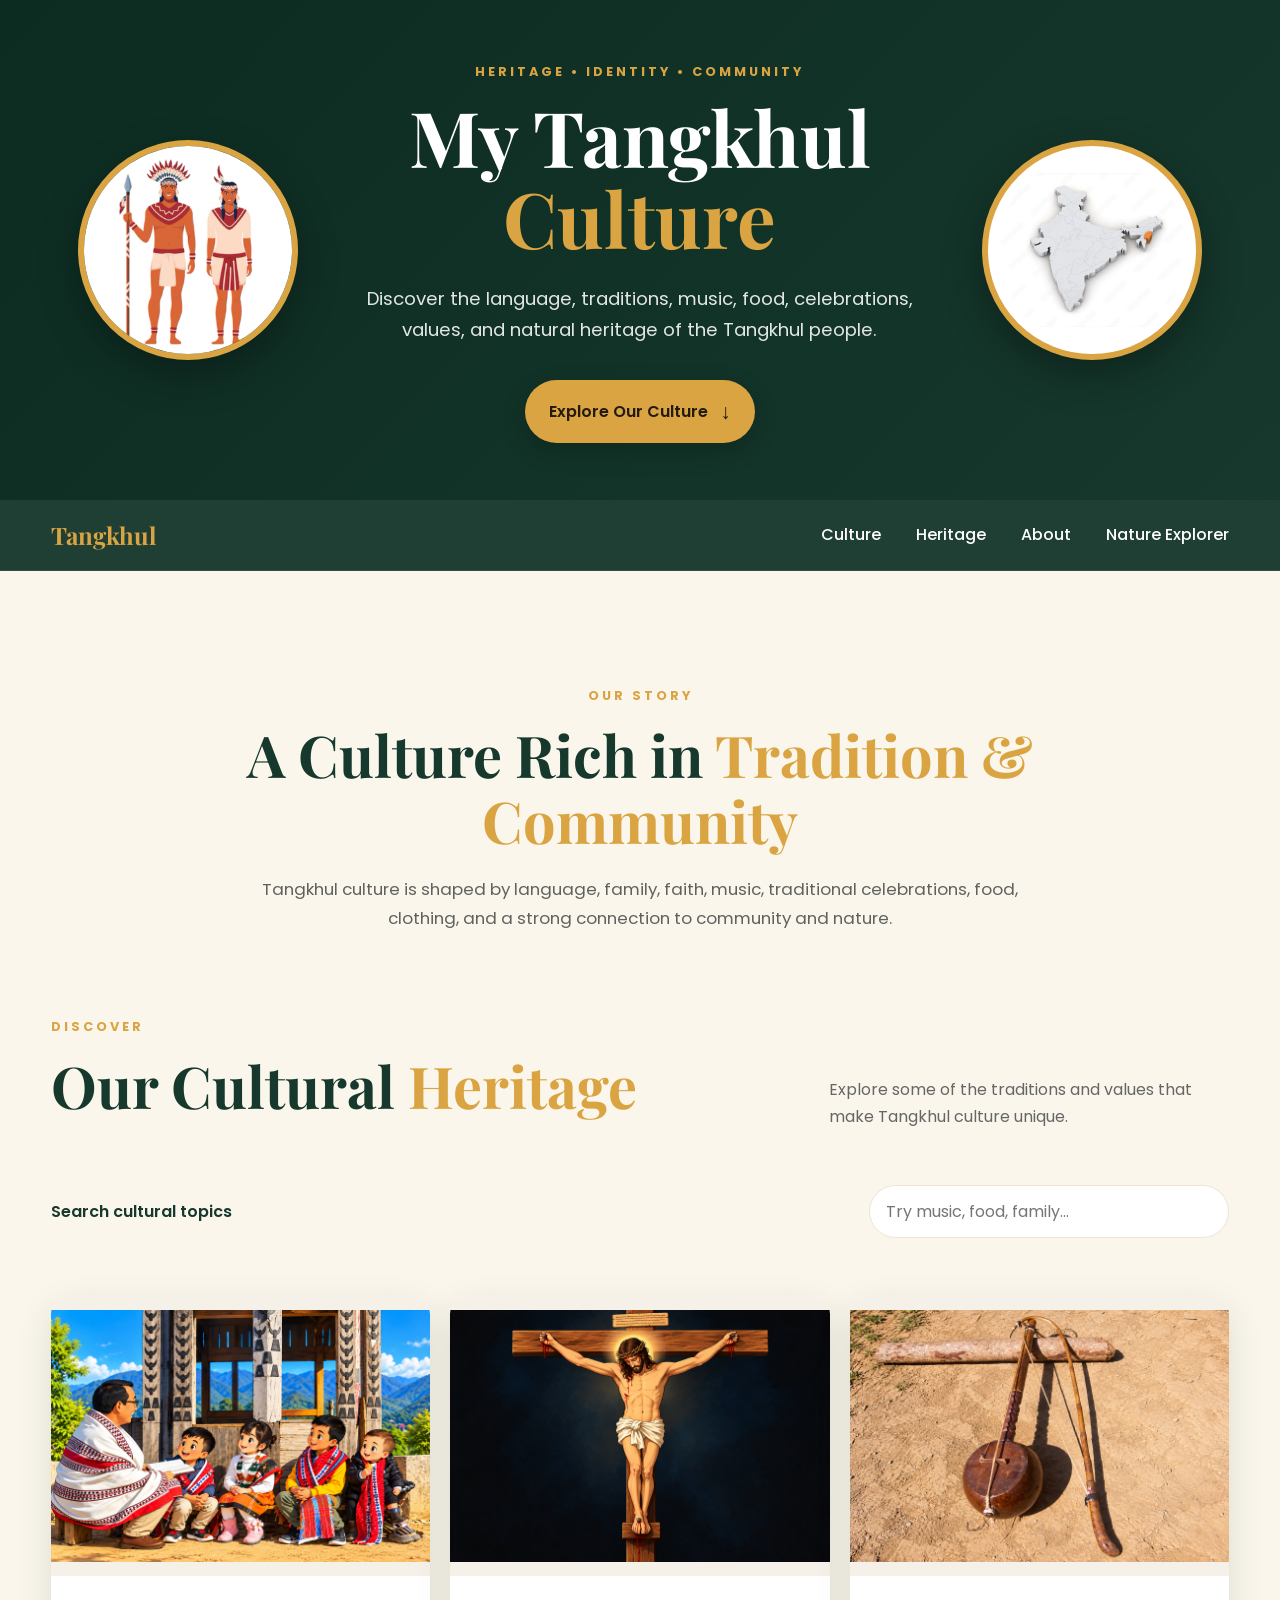
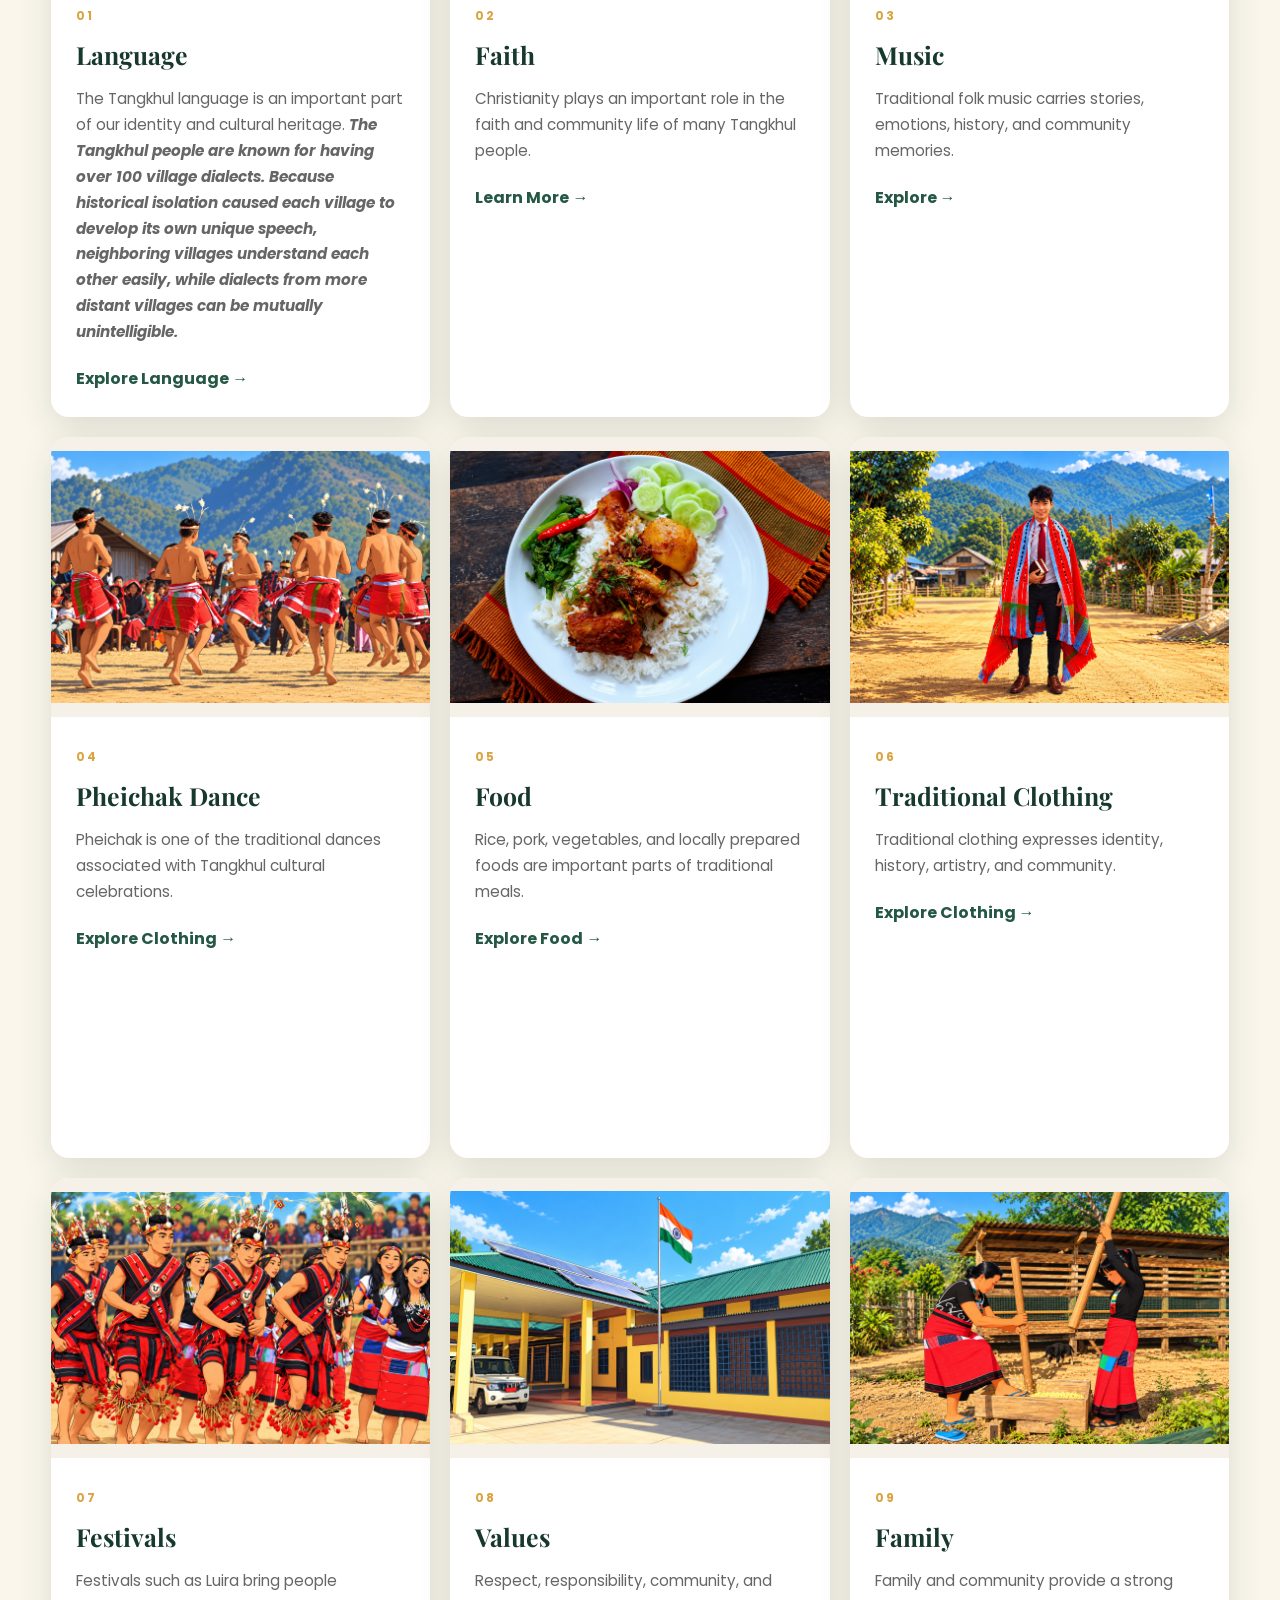
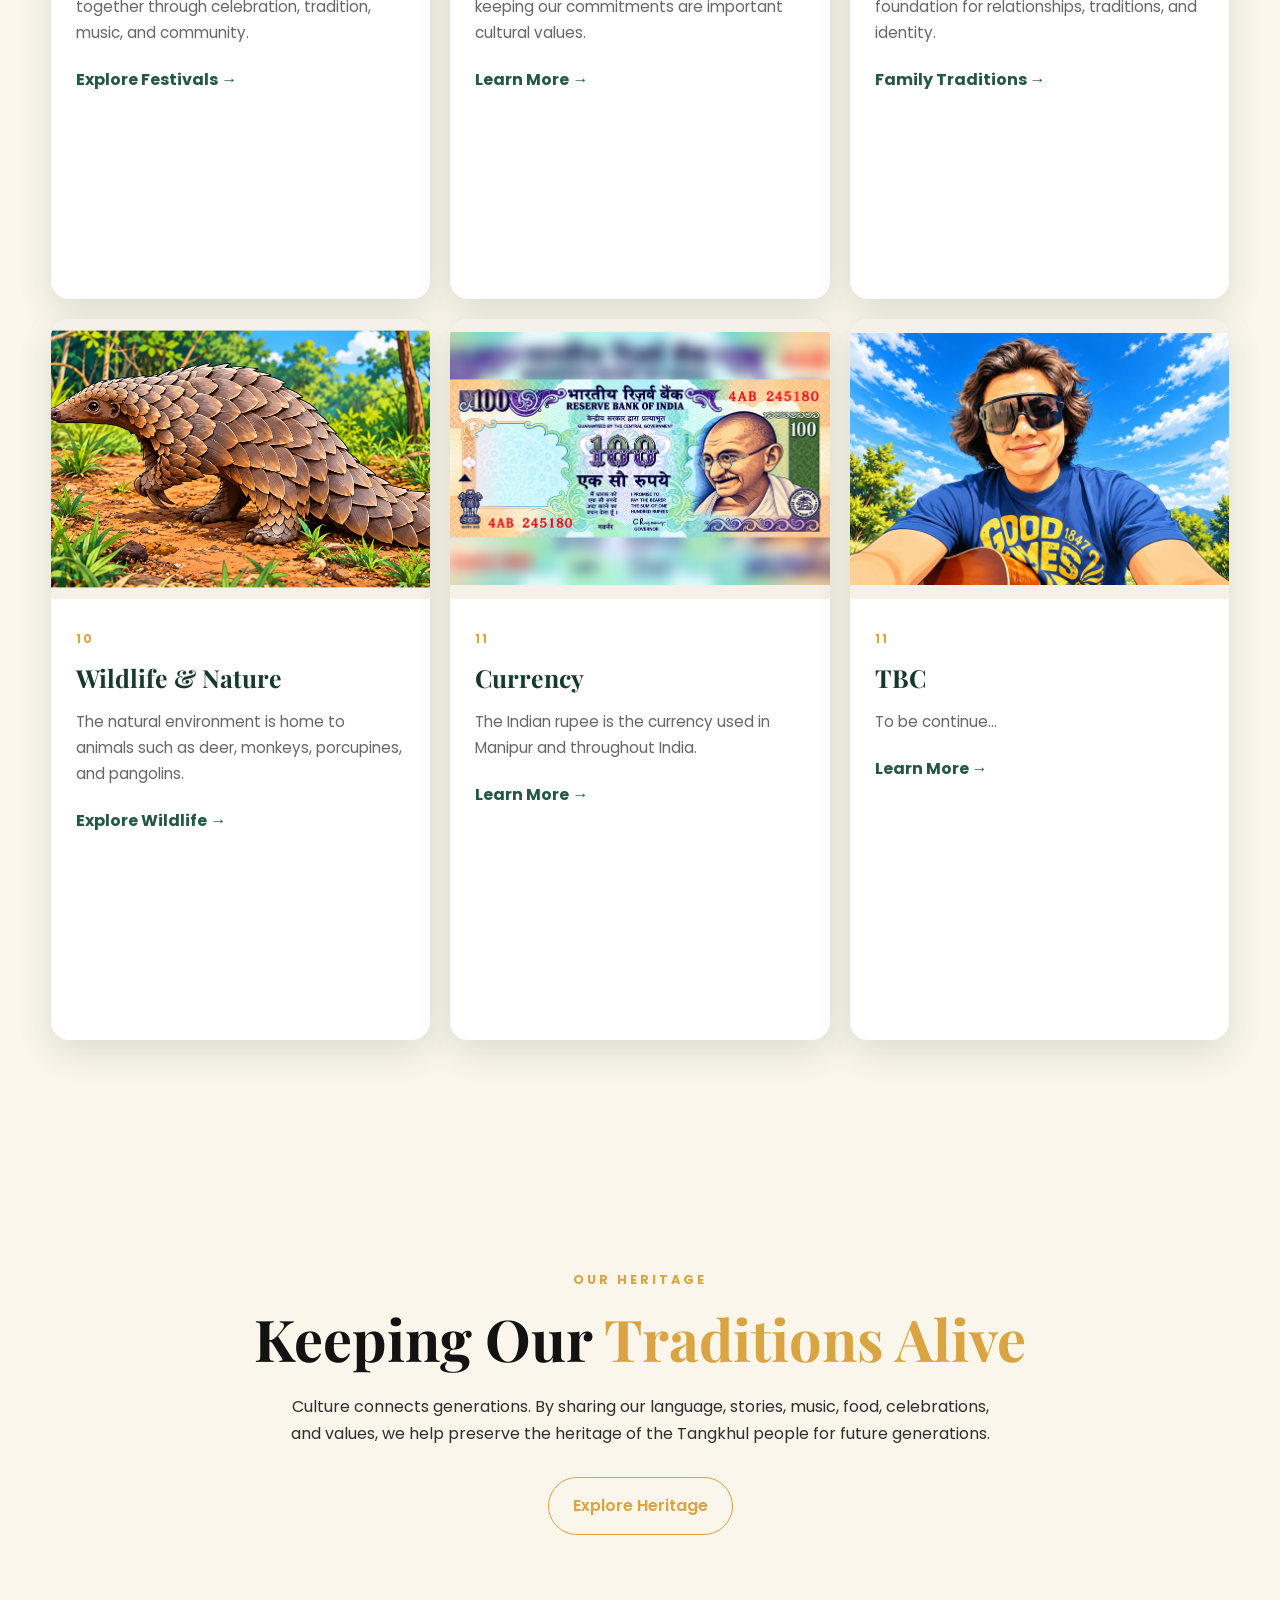
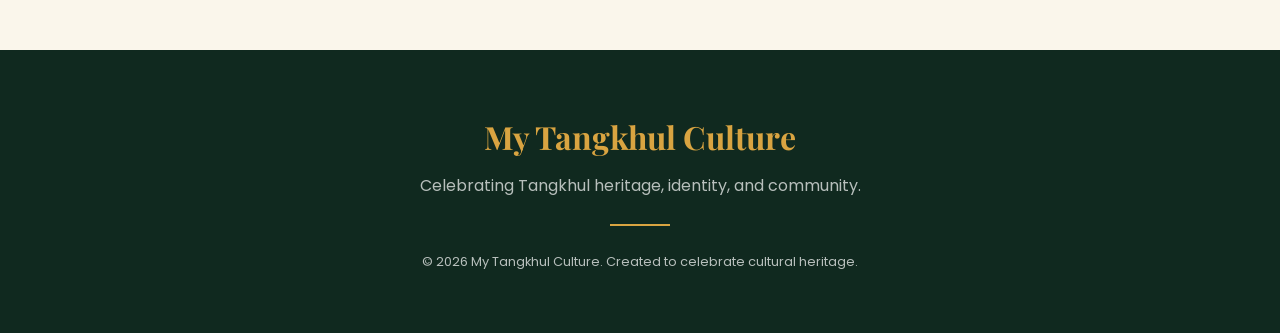
<file: index.html>
<!DOCTYPE html>
<html lang="en">

<head>
  <meta charset="UTF-8">
  <meta name="viewport" content="width=device-width, initial-scale=1.0">

  <meta name="description"
    content="Explore Tangkhul culture, language, traditions, food, music, festivals, clothing, family values, and natural heritage.">

  <title>Tangkhul Culture | Heritage & Tradition</title>

  <link rel="stylesheet" href="style.css">
  <script type="module" src="script.js"></script>
  <script type="module" src="nav.js"></script>

  <!-- Google Font -->
  <link rel="preconnect" href="https://fonts.googleapis.com">
  <link rel="preconnect" href="https://fonts.gstatic.com" crossorigin>
  <link href="https://fonts.googleapis.com/css2?family=Playfair+Display:wght@600;700&family=Poppins:wght@300;400;500;600;700&display=swap" rel="stylesheet">
</head>

<body>

  <!-- ================= HEADER ================= -->

  <header class="hero">

    <div class="hero-overlay"></div>

    <div class="hero-content">

      <div class="hero-images">

        <img
          class="culture-logo"
          src="folder/image2.jpeg"
          alt="Tangkhul cultural heritage">

        
      </div>

      <div class="hero-text">

        <span class="eyebrow">HERITAGE • IDENTITY • COMMUNITY</span>

        <h1>
          My Tangkhul
          <span>Culture</span>
        </h1>

        <p>
          Discover the language, traditions, music, food, celebrations,
          values, and natural heritage of the Tangkhul people.
        </p>

        <a href="#culture" class="hero-button">
          Explore Our Culture
          <span>↓</span>
        </a>

      </div>

     <div class="hero-map">
  <img
    class="map-image"
    src="folder/India_map.jpg"
    alt="Map showing Manipur, India">
</div>
    </div>

  </header>


  <!-- ================= NAVIGATION ================= -->

  <nav class="navbar">

    <div class="nav-container">

      <a href="index.html" class="nav-logo">
        Tangkhul
      </a>

      <button class="nav-toggle" type="button" aria-expanded="false" aria-controls="primary-navigation">
        <span class="nav-toggle-bar"></span>
        <span class="nav-toggle-bar"></span>
        <span class="nav-toggle-bar"></span>
        <span class="sr-only">Open navigation menu</span>
      </button>

      <div class="nav-links" id="primary-navigation">
        <a href="#culture">Culture</a>
        <a href="#heritage">Heritage</a>
        <a href="#about">About</a>
        <a href="nature.html">Nature Explorer</a>
      </div>

    </div>

  </nav>
  <!-- ================= MAIN ================= -->

  <main>


    <!-- INTRODUCTION -->

    <section class="intro-section" id="about">

      <div class="section-label">
        OUR STORY
      </div>

      <h2>
        A Culture Rich in
        <span>Tradition & Community</span>
      </h2>

      <p>
        Tangkhul culture is shaped by language, family, faith, music,
        traditional celebrations, food, clothing, and a strong connection
        to community and nature.
      </p>

    </section>


    <!-- CULTURE -->

    <section class="culture-section" id="culture">

      <div class="section-heading">

        <div>
          <span class="section-label">DISCOVER</span>

          <h2>
            Our Cultural
            <span>Heritage</span>
          </h2>
        </div>

        <p>
          Explore some of the traditions and values that make Tangkhul
          culture unique.
        </p>

      </div>

      <div class="culture-search">
        <label for="culture-search-input">Search cultural topics</label>
        <input
          type="search"
          id="culture-search-input"
          placeholder="Try music, food, family..."
          autocomplete="off">
        <p class="search-status" id="search-status" aria-live="polite"></p>
      </div>


      <div class="culture-grid">


        <!-- LANGUAGE -->

        <article class="culture-card">

          <div class="card-image">
            <img
              src="folder/images3.png"
              alt="Tangkhul language and communication">
          </div>

          <div class="card-content">

            <span class="card-number">01</span>

            <h3>Language</h3>

            <p>
              The Tangkhul language is an important part of our identity
              and cultural heritage.  <strong><em>The Tangkhul people are known for having over 100 village dialects. Because historical isolation caused each village to develop its own unique speech, neighboring villages understand each other easily, while dialects from more distant villages can be mutually unintelligible.</em></strong>
            </p>

            <a href="VIDEO_LINK_HERE" target="_blank" rel="noopener">
              Explore Language →
            </a>

          </div>

        </article>


        <!-- FAITH -->

        <article class="culture-card">

          <div class="card-image">
            <img
              src="folder/images4.png"
              alt="Tangkhul Christian faith">
          </div>

          <div class="card-content">

            <span class="card-number">02</span>

            <h3>Faith</h3>

            <p>
              Christianity plays an important role in the faith and
              community life of many Tangkhul people.
            </p>

            <a href="VIDEO_LINK_HERE" target="_blank" rel="noopener">
              Learn More →
            </a>

          </div>

        </article>


        <!-- MUSIC -->

        <article class="culture-card">

          <div class="card-image">
            <img
              src="folder/image5.png"
              alt="Traditional Tangkhul folk music">
          </div>

          <div class="card-content">

            <span class="card-number">03</span>

            <h3>Music</h3>

            <p>
              Traditional folk music carries stories, emotions,
              history, and community memories.
            </p>

            <a href="https://www.google.com/search?q=tangkhul+musical+instrument&sca_esv=b1f4eb556121911c&udm=2&biw=1920&bih=958&sxsrf=APpeQnu63uqkJrE2xoH8YnUE-1bvXG3bGw%3A1791990001249&ei=8ZjPaszwDuagkPIP8OyAsAc&ved=2ahUKEwiMrdz74rmXAxVmEEQIHXA2AHYQ4dUDegQIBhAN&uact=5&oq=tangkhul+musical+instrument&gs_lp=[base64]&sclient=gws-wiz-img" target="_blank" rel="noopener">
              Explore →
            </a>

          </div>

        </article>


        <!-- DANCE -->

        <article class="culture-card">

          <div class="card-image">
            <img
              src="folder/images6.png"
              alt="Pheichak traditional Tangkhul dance">
          </div>

          <div class="card-content">

            <span class="card-number">04</span>

            <h3>Pheichak Dance</h3>

            <p>
              Pheichak is one of the traditional dances associated
              with Tangkhul cultural celebrations.
            </p>

            <a
              href="https://www.google.com/search?q=tangkhul+traditional+dance&sca_esv=b1f4eb556121911c&udm=2&biw=1680&bih=928&sxsrf=APpeQnvKiBE0In77gcV1rYUWbkbeqvC3vQ%3A1791389968572&ei=EHHGavG8Io7wkPIPmfiJ-QQ&ved=2ahUKEwjxhOzVp6iXAxUOOEQIHRl8Ik8Q4dUDegQIBhAN&uact=5&oq=tangkhul+traditional+dance&gs_lp=Egtnd3Mtd2l6LWltZyIadGFuZ2todWwgdHJhZGl0aW9uYWwgZGFuY2UyBRAAGIAESOEZUIMJWPwScAJ4AJABAJgBOqABiAKqAQE1uAEDyAEA-AEBmAIHoAKuAsICBBAAGB7CAgYQABgIGB6YAwCIBgGSBwE3oAeFCLIHATW4B6ICwgcFMC41LjLIBxSACAE&sclient=gws-wiz-img"
              target="_blank"
              rel="noopener">
              Explore Clothing →
            </a>


          </div>

        </article>


        <!-- FOOD -->

        <article class="culture-card">

          <div class="card-image">
            <img
              src="folder/images7.png"
              alt="Traditional Tangkhul food">
          </div>

          <div class="card-content">

            <span class="card-number">05</span>

            <h3>Food</h3>

            <p>
              Rice, pork, vegetables, and locally prepared foods
              are important parts of traditional meals.
            </p>

            <a
              href="https://www.google.com/search?sca_esv=e6558228c21b68cd&sxsrf=APpeQnvVaDxxaYmfhgzriC5wGG1EToeEeA:1791347391746&q=tangkhul+fruits+tangkhul+vegetables+list&uds=AJ5uw1_a2D0D09lxm8gpKKOTUn4rTalc9ibXQalw1qPNRsa2kQ3IgC-gRByLQxCX6St3PCnp_PXDQDhPF0Wb9hGnmIifoe-ceVEUcqGxDKPXpAwOVZIaawjYuNQMHVTKQurfPCdl4IJgNLN0kufZ2jVDjZq__uH-X9YtwYuvs0_4UU7yqIbAY0s&udm=2&sa=X&ved=2ahUKEwi799CHiaeXAxWUGoYAHeyMA28QxKsJKAR6BAgWEAE&ictx=0&biw=1680&bih=928&dpr=2"
              target="_blank"
              rel="noopener">
              Explore Food →
            </a>

          </div>

        </article>


        <!-- CLOTHING -->

        <article class="culture-card">

          <div class="card-image">
            <img
              src="folder/image8.png"
              alt="Traditional Tangkhul clothing">
          </div>

          <div class="card-content">

            <span class="card-number">06</span>

            <h3>Traditional Clothing</h3>

            <p>
              Traditional clothing expresses identity, history,
              artistry, and community.
            </p>
             <a
              href="https://www.google.com/search?sca_esv=b1f4eb556121911c&sxsrf=APpeQnvEWLbJCbgbvyyE2s7sHMADtFmPQA:1791389965728&udm=2&fbs=[base64]&q=tangkhul+traditional+attire&sa=X&sqi=2&ved=2ahUKEwivw77Up6iXAxVlLEQIHWVtBCEQtKgLegQIHRAB&biw=1680&bih=928&dpr=2"
              target="_blank"
              rel="noopener">
              Explore Clothing →
            </a>

          </div>

        </article>


        <!-- FESTIVALS -->

        <article class="culture-card">

          <div class="card-image">
            <img
              src="folder/images9.png"
              alt="Luira Tangkhul festival">
          </div>

          <div class="card-content">

            <span class="card-number">07</span>

            <h3>Festivals</h3>

            <p>
              Festivals such as Luira bring people together through
              celebration, tradition, music, and community.
            </p>

            <a href="https://www.youtube.com/watch?v=F3y5w0BOKCA&t=27s" target="_blank" rel="noopener">
              Explore Festivals →
            </a>

          </div>

        </article>


        <!-- VALUES -->

        <article class="culture-card">

          <div class="card-image">
            <img
              src="folder/images10.png"
              alt="Tangkhul community values">
          </div>

          <div class="card-content">

            <span class="card-number">08</span>

            <h3>Values</h3>

            <p>
              Respect, responsibility, community, and keeping our
              commitments are important cultural values.
            </p>

            <a href="VIDEO_LINK_HERE" target="_blank" rel="noopener">
              Learn More →
            </a>

          </div>

        </article>


        <!-- FAMILY -->

        <article class="culture-card">

          <div class="card-image">
            <img
              src="folder/images11.png"
              alt="Tangkhul family and community">
          </div>

          <div class="card-content">

            <span class="card-number">09</span>

            <h3>Family</h3>

            <p>
              Family and community provide a strong foundation for
              relationships, traditions, and identity.
            </p>

            <a href="https://www.youtube.com/watch?v=VMD7W3AEg0s" target="_blank" rel="noopener">
              Family Traditions →
            </a>

          </div>

        </article>


        <!-- WILDLIFE -->

        <article class="culture-card">

          <div class="card-image">
            <img
              src="folder/images12.png"
              alt="Wildlife in Tangkhul homeland">
          </div>

          <div class="card-content">

            <span class="card-number">10</span>

            <h3>Wildlife & Nature</h3>

            <p>
              The natural environment is home to animals such as
              deer, monkeys, porcupines, and pangolins.
            </p>

            <a href="https://www.google.com/search?sca_esv=bcdf9297374b6ca0&sxsrf=APpeQnt9fQVo9QS5a_cLXP5q1spkP2y_9w:1791990220251&q=wildlife+tour+tourism+wildlife+and+nature+in+North+east+India&uds=[base64]&udm=2&sa=X&ved=2ahUKEwi74JLk47mXAxUEEEQIHRZtHLUQxKsJKAh6BQjxBRAB&ictx=0&biw=1920&bih=958&dpr=1" target="_blank" rel="noopener">
              Explore Wildlife →
            </a>

          </div>

        </article>


        <!-- CURRENCY -->

        <article class="culture-card">

          <div class="card-image">
            <img
              src="folder/images13.png"
              alt="Indian rupee currency">
          </div>

          <div class="card-content">

            <span class="card-number">11</span>

            <h3>Currency</h3>

            <p>
              The Indian rupee is the currency used in Manipur
              and throughout India.
            </p>

            <a href="https://www.google.com/search?q=rupees+currency&sca_esv=b1f4eb556121911c&udm=2&biw=1920&bih=958&sxsrf=APpeQnuOSNWb2rm_gi2RUjjJV0L34DK5MQ%3A1791989971968&ei=05jPasfZOu2Mur8PnrWNmAQ&oq=Rupees&gs_lp=[base64]&sclient=gws-wiz-img" target="_blank" rel="noopener">
              Learn More →
            </a>

          </div>

        </article>

       <!-- To be continue -->

       <article class="culture-card">

          <div class="card-image">
            <img
              src="folder/images14.png"
              alt="Indian rupee currency">
          </div>

          <div class="card-content">

            <span class="card-number">11</span>

            <h3>TBC</h3>

            <p>
              To be continue...
            </p>

            <a href="VIDEO_LINK_HERE" target="_blank" rel="noopener">
              Learn More →
            </a>

          </div>

        </article>
      </div>

    </section>


    <!-- HERITAGE BANNER -->

    <section class="heritage-section" id="heritage">

      <div class="heritage-content">

        <span class="section-label">
          OUR HERITAGE
        </span>

        <h2>
          Keeping Our
          <span>Traditions Alive</span>
        </h2>

        <p>
          Culture connects generations. By sharing our language,
          stories, music, food, celebrations, and values, we help
          preserve the heritage of the Tangkhul people for future
          generations.
        </p>

        <a href="#culture" class="outline-button">
          Explore Heritage
        </a>

      </div>

    </section>

  </main>


  <!-- ================= FOOTER ================= -->

  <footer>

    <div class="footer-content">

      <h2>My Tangkhul Culture</h2>

      <p>
        Celebrating Tangkhul heritage, identity, and community.
      </p>

      <div class="footer-line"></div>

      <p class="copyright">
        © 2026 My Tangkhul Culture. Created to celebrate cultural heritage.
      </p>

    </div>

  </footer>

 
</body>
</html>
</file>
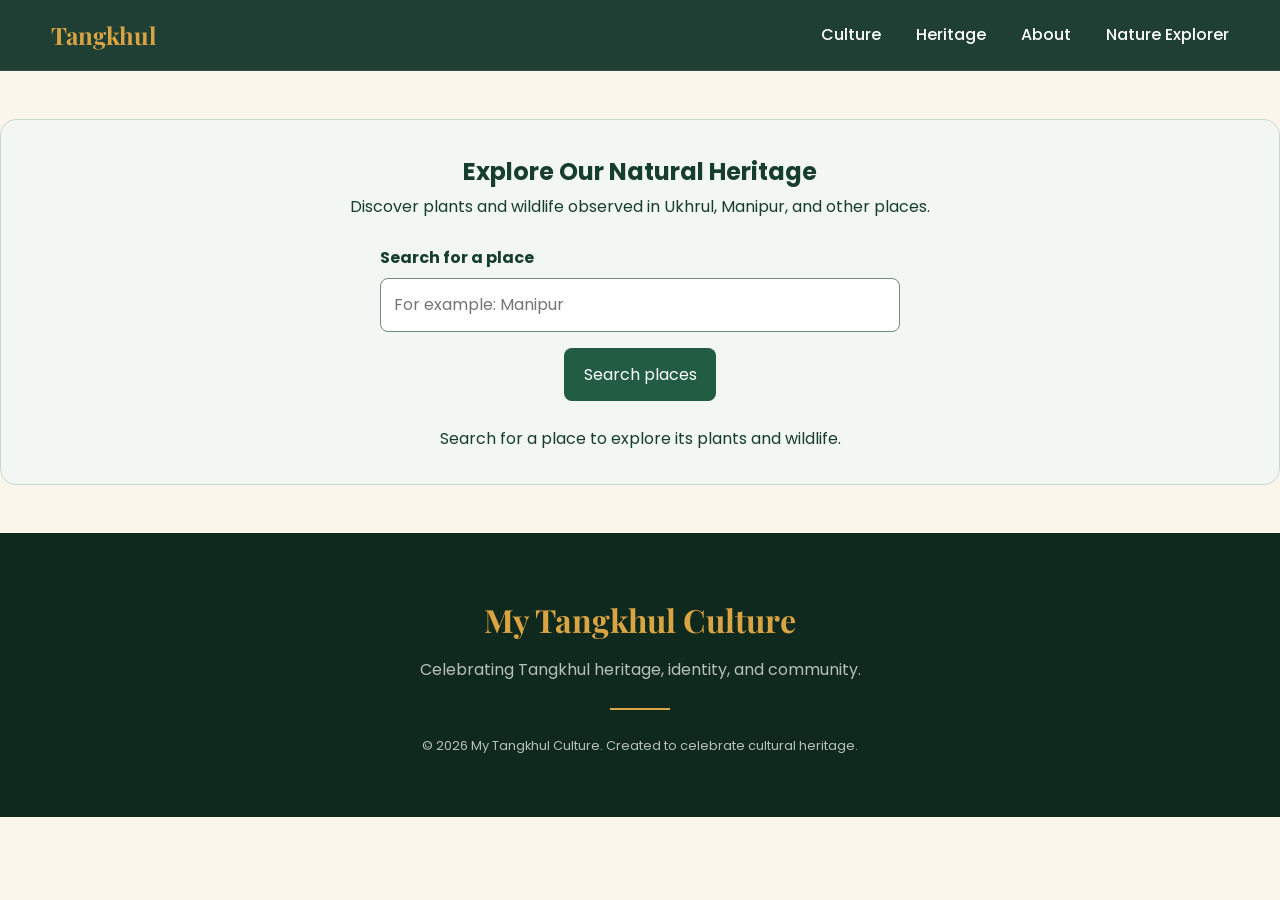
<file: nature.html>
<!DOCTYPE html>
<html lang="en">

<head>
  <meta charset="UTF-8">
  <meta name="viewport" content="width=device-width, initial-scale=1.0">
  <meta name="description"
    content="Explore plants and wildlife observed in Ukhrul, Manipur, and other places.">
  <title>Nature Explorer | Tangkhul Culture</title>

  <link rel="stylesheet" href="style.css">
  <script type="module" src="nature.js"></script>
  <script type="module" src="nav.js"></script>

  <link rel="preconnect" href="https://fonts.googleapis.com">
  <link rel="preconnect" href="https://fonts.gstatic.com" crossorigin>
  <link href="https://fonts.googleapis.com/css2?family=Playfair+Display:wght@600;700&family=Poppins:wght@300;400;500;600;700&display=swap" rel="stylesheet">
</head>

<body>
  <nav class="navbar">
    <div class="nav-container">
      <a href="index.html" class="nav-logo">Tangkhul</a>

      <button class="nav-toggle" type="button" aria-expanded="false" aria-controls="primary-navigation">
        <span class="nav-toggle-bar"></span>
        <span class="nav-toggle-bar"></span>
        <span class="nav-toggle-bar"></span>
        <span class="sr-only">Open navigation menu</span>
      </button>

      <div class="nav-links" id="primary-navigation">
        <a href="index.html#culture">Culture</a>
        <a href="index.html#heritage">Heritage</a>
        <a href="index.html#about">About</a>
        <a href="nature.html" aria-current="page">Nature Explorer</a>
      </div>
    </div>
  </nav>

  <main>
    <section class="nature-explorer" aria-labelledby="nature-heading">
      <h1 id="nature-heading">Explore Our Natural Heritage</h1>

      <p>
        Discover plants and wildlife observed in Ukhrul, Manipur,
        and other places.
      </p>

      <form id="nature-place-form">
        <label for="nature-place-search">Search for a place</label>

        <input
          type="search"
          id="nature-place-search"
          placeholder="For example: Manipur"
          minlength="2"
          required
        >

        <button type="submit">Search places</button>
      </form>

      <form id="nature-identification-form" hidden>
        <label for="nature-place-select">Select a place</label>
        <select id="nature-place-select" required></select>

        <label for="nature-start-date">Observed from (optional)</label>
        <input type="date" id="nature-start-date">

        <label for="nature-end-date">Observed through (optional)</label>
        <input type="date" id="nature-end-date">

        <button type="submit">Find plants and wildlife</button>
      </form>

      <p id="nature-status" role="status" aria-live="polite">
        Search for a place to explore its plants and wildlife.
      </p>

      <div id="nature-results"></div>
    </section>
  </main>

  <footer>
    <div class="footer-content">
      <h2>My Tangkhul Culture</h2>
      <p>Celebrating Tangkhul heritage, identity, and community.</p>
      <div class="footer-line"></div>
      <p class="copyright">
        © 2026 My Tangkhul Culture. Created to celebrate cultural heritage.
      </p>
    </div>
  </footer>
</body>

</html>
</file>
<file: style.css>
/* =========================================
   COLOR VARIABLES
========================================= */

:root {
  --green-dark: #16382d;
  --green: #245744;
  --green-light: #3d7358;

  --gold: #d9a441;
  --gold-light: #e8c477;

  --cream: #faf6eb;
  --cream-dark: #eee5d1;

  --brown: #65452f;

  --white: #ffffff;
  --black: #17201c;

  --shadow: 0 12px 35px rgba(20, 45, 35, 0.12);
}


/* =========================================
   RESET
========================================= */

* {
  box-sizing: border-box;
  margin: 0;
  padding: 0;
}

html {
  scroll-behavior: smooth;
}

body {
  font-family: "Poppins", Arial, sans-serif;
  background: var(--cream);
  color: var(--black);
  line-height: 1.7;
}


/* =========================================
   HERO
========================================= */

.hero {
  position: relative;
  min-height: 500px;

  display: flex;
  align-items: center;

  background: var(--green-dark);
  color: white;

  overflow: hidden;
}

.hero-overlay {
  position: absolute;
  inset: 0;

  background: linear-gradient(
    135deg,
    rgba(12, 43, 32, 0.95),
    rgba(22, 56, 45, 0.85)
  );
}

.hero-content {
  position: relative;
  z-index: 2;

  width: min(1200px, 92%);
  margin: 0 auto;

  /* THREE COLUMNS */
  display: grid;
  grid-template-columns: 1fr 2fr 1fr;

  align-items: center;
  gap: 40px;
}


/* COLUMN 1 */

.hero-images {
  display: flex;
  justify-content: center;
  align-items: center;
}

.culture-logo {
  width: 220px;
  height: 220px;

  object-fit: cover;

  border-radius: 50%;

  border: 6px solid var(--gold);

  box-shadow: 0 15px 40px rgba(0, 0, 0, 0.3);
}


/* COLUMN 2 */

.hero-text {
  text-align: center;
}

.hero-text h1 {
  font-size: clamp(2.5rem, 5vw, 4.5rem);
  line-height: 1.1;

  margin-bottom: 20px;
}

.hero-text h1 span {
  color: var(--gold);
}

.hero-text p {
  max-width: 600px;
  margin: 0 auto 30px;

  font-size: 1.1rem;
}


/* COLUMN 3 */

.hero-map {
  display: flex;
  justify-content: center;
  align-items: center;
}

.map-image {
  width: 220px;
  height: 220px;

  object-fit: contain;

  background: white;

  border-radius: 50%;

  border: 6px solid var(--gold);

  padding: 10px;

  box-shadow: 0 15px 40px rgba(0, 0, 0, 0.3);
}

.eyebrow,
.section-label {
  display: inline-block;

  color: var(--gold);

  font-size: 0.8rem;

  font-weight: 700;

  letter-spacing: 3px;

  margin-bottom: 14px;
}


.hero h1 {
  font-family: "Playfair Display", serif;

  font-size: clamp(3rem, 6vw, 5.5rem);

  line-height: 1.05;

  margin-bottom: 25px;
}


.hero h1 span,
.intro-section h2 span,
.section-heading h2 span,
.heritage-section h2 span {
  color: var(--gold);
}


.hero p {
  max-width: 620px;

  font-size: 1.15rem;

  color: rgba(255, 255, 255, 0.88);

  margin-bottom: 35px;
}


/* =========================================
   BUTTON
========================================= */

.hero-button,
.outline-button {
  display: inline-flex;

  align-items: center;

  gap: 12px;

  padding: 14px 24px;

  border-radius: 50px;

  text-decoration: none;

  font-weight: 600;

  transition: 0.3s ease;
}


.hero-button {
  background: var(--gold);

  color: #241b0e;

  box-shadow:
    0 8px 25px rgba(0, 0, 0, 0.2);
}


.hero-button:hover {
  transform: translateY(-3px);

  background: var(--gold-light);
}


.hero-button span {
  font-size: 1.3rem;
}


/* =========================================
   NAVIGATION
========================================= */

.navbar {
  position: sticky;

  top: 0;

  z-index: 100;

  background: rgba(22, 56, 45, 0.96);

  backdrop-filter: blur(12px);

  border-bottom: 1px solid rgba(255, 255, 255, 0.08);
}


.nav-container {
  width: min(1200px, 92%);

  margin: auto;

  min-height: 70px;

  display: flex;

  justify-content: space-between;

  align-items: center;
}


.nav-logo {
  color: var(--gold);

  font-family: "Playfair Display", serif;

  font-size: 1.5rem;

  font-weight: 700;

  text-decoration: none;
}


.nav-links {
  display: flex;

  gap: 35px;
}

.nav-toggle {
  display: none;
}

.sr-only {
  position: absolute;
  width: 1px;
  height: 1px;
  padding: 0;
  margin: -1px;
  overflow: hidden;
  clip: rect(0, 0, 0, 0);
  white-space: nowrap;
  border: 0;
}


.nav-links a {
  color: white;

  text-decoration: none;

  font-weight: 500;

  position: relative;

  transition: 0.3s;
}


.nav-links a::after {
  content: "";

  position: absolute;

  left: 0;
  bottom: -7px;

  width: 0;

  height: 2px;

  background: var(--gold);

  transition: 0.3s;
}


.nav-links a:hover {
  color: var(--gold);
}


.nav-links a:hover::after {
  width: 100%;
}


/* =========================================
   MAIN
========================================= */

main {
  overflow: hidden;
}


/* =========================================
   INTRO
========================================= */

.intro-section {
  max-width: 850px;

  margin: auto;

  padding: 110px 20px 80px;

  text-align: center;
}


.intro-section h2,
.section-heading h2,
.heritage-section h2 {
  font-family: "Playfair Display", serif;

  font-size: clamp(2.3rem, 5vw, 3.6rem);

  line-height: 1.15;

  color: var(--green-dark);

  margin-bottom: 22px;
}


.intro-section p {
  font-size: 1.05rem;

  color: #5f625e;
}


/* =========================================
   CULTURE SECTION
========================================= */

.culture-section {
  width: min(1200px, 92%);

  margin: auto;

  padding-bottom: 110px;
}


.section-heading {
  display: flex;

  justify-content: space-between;

  align-items: end;

  gap: 50px;

  margin-bottom: 45px;
}


.section-heading > p {
  max-width: 400px;

  color: #666;

  margin-bottom: 10px;
}


.culture-search {
  display: grid;
  grid-template-columns: auto minmax(220px, 360px);
  align-items: center;
  justify-content: space-between;
  gap: 12px 24px;
  margin: 34px 0 28px;
}

.culture-search label {
  color: var(--green-dark);
  font-weight: 600;
}

.culture-search input {
  width: 100%;
  padding: 12px 16px;
  border: 1px solid var(--cream-dark);
  border-radius: 50px;
  background: var(--white);
  color: var(--black);
  font: inherit;
  outline: none;
  transition: border-color 0.2s ease, box-shadow 0.2s ease;
}

.culture-search input:focus {
  border-color: var(--gold);
  box-shadow: 0 0 0 3px rgba(217, 164, 65, 0.2);
}

.search-status {
  grid-column: 2;
  min-height: 1.5em;
  margin-top: -4px;
  color: var(--green-light);
  font-size: 0.9rem;
}


/* =========================================
   CULTURE GRID
========================================= */

.culture-grid {
  display: grid;
  grid-template-columns: repeat(3, 1fr);
  grid-auto-rows: 1fr;
  gap: 20px;
  align-items: stretch;
}

.culture-card {
  display: flex;
  flex-direction: column;
  background: white;
  border-radius: 18px;
  overflow: hidden;
  box-shadow: 0 12px 35px rgba(20, 45, 35, 0.12);
  transition: transform 0.3s ease;
}

.culture-card:hover {
  transform: translateY(-8px);
}

.card-image {
  width: 100%;
  height: 280px;
  overflow: hidden;

  display: flex;
  align-items: center;
  justify-content: center;

  background-color: #f5f1e8;
}

.card-image img {
  width: 100%;
  height: 100%;
  object-fit: contain;       /* Shows the WHOLE image */
  object-position: center;
  display: block;
}

.card-image img[src$="images12.png"] {
  transform: scale(1.2);
}

.culture-card:hover .card-image img {
  transform: scale(1.06);
}

.culture-card:hover .card-image img[src$="images12.png"] {
  transform: scale(1.272);
}

.card-content {
  flex: 1;
  padding: 25px;
}


.card-number {
  color: var(--gold);

  font-size: 0.75rem;

  font-weight: 700;

  letter-spacing: 2px;
}


.card-content h3 {
  color: var(--green-dark);

  font-family: "Playfair Display", serif;

  font-size: 1.55rem;

  margin: 6px 0 10px;
}


.card-content p {
  color: #666;

  font-size: 0.95rem;

  margin-bottom: 20px;
}


.card-content a {
  color: var(--green);

  text-decoration: none;

  font-weight: 700;

  transition: 0.25s;
}


.card-content a:hover {
  color: var(--gold);
}


/* =========================================
   HERITAGE SECTION
========================================= */

.heritage-section {
  position: relative;

  min-height: 500px;

  display: flex;

  align-items: center;

  background:
    linear-gradient(
      rgba(15, 53, 40, 0.91),
      rgba(15, 53, 40, 0.91)
    ),
  
}


.heritage-content {
  width: min(850px, 90%);

  margin: auto;

  text-align: center;
}


.heritage-section h2 {
  color: rgb(18, 18, 18);
}


.heritage-section p {
  max-width: 700px;

  margin: 0 auto 30px;

  color: rgba(10, 10, 10, 0.85);
}


/* =========================================
   OUTLINE BUTTON
========================================= */

.outline-button {
  border: 1px solid var(--gold);

  color: var(--gold);
}


.outline-button:hover {
  background: var(--gold);

  color: var(--green-dark);
}


/* =========================================
   FOOTER
========================================= */

footer {
  background: #10291f;

  color: white;

  text-align: center;

  padding: 60px 20px;
}


.footer-content {
  max-width: 700px;

  margin: auto;
}


.footer-content h2 {
  font-family: "Playfair Display", serif;

  font-size: 2rem;

  color: var(--gold);

  margin-bottom: 8px;
}


.footer-content p {
  color: rgba(255, 255, 255, 0.7);
}


.footer-line {
  width: 60px;

  height: 2px;

  background: var(--gold);

  margin: 25px auto;
}


.copyright {
  font-size: 0.8rem;
}


/* =========================================
   TABLET
========================================= */

@media (max-width: 900px) {

  .hero {
    min-height: auto;

    padding: 90px 0;
  }


  .hero-content {
    grid-template-columns: 1fr;

    text-align: center;

    gap: 40px;
  }


  .hero-images {
    position: relative;
    min-height: 300px;
    display: flex;
    align-items: center;
    justify-content: center;
  }


  .culture-logo {
    width: 240px;
    height: 240px;
  }


  .map-logo {
    width: 120px;
    height: 120px;
    position: absolute;
    right: 0;
    bottom: 0;
  }


  .hero-text {
    margin: auto;
  }

  .hero-spacer {
    display: none;
  }


  .hero p {
    margin-left: auto;
    margin-right: auto;
  }


  .section-heading {
    align-items: start;

    flex-direction: column;

    gap: 15px;
  }


  .culture-grid {
    grid-template-columns:
      repeat(2, minmax(0, 1fr));
  }

}


/* =========================================
   MOBILE
========================================= */

@media (max-width: 600px) {

  .hero {
    padding: 70px 0;
  }


  .hero-content {
    width: 90%;
  }


  .hero-images {
    position: relative;
    min-height: 230px;
    display: flex;
    align-items: center;
    justify-content: center;
  }


  .culture-logo {
    width: 190px;
    height: 190px;

    border-width: 5px;
  }


  .map-logo {
    width: 90px;
    height: 90px;

    position: absolute;
    right: 0;
    bottom: 0;

    border-width: 3px;
  }


  .hero h1 {
    font-size: 3rem;
  }


  .hero p {
    font-size: 1rem;
  }


  .nav-container {
    min-height: 60px;

    position: relative;
    padding: 10px 0;
  }

  .nav-toggle {
    display: inline-flex;
    flex-direction: column;
    justify-content: center;
    gap: 4px;
    width: 42px;
    height: 42px;
    padding: 8px;
    border: 1px solid rgba(255, 255, 255, 0.25);
    border-radius: 6px;
    background: transparent;
    cursor: pointer;
  }

  .nav-toggle-bar {
    display: block;
    width: 100%;
    height: 2px;
    background: var(--gold);
  }

  .nav-links {
    display: none;
    position: absolute;
    top: 100%;
    left: 0;
    right: 0;
    flex-direction: column;
    gap: 0;
    padding: 8px 0;
    background: rgba(22, 56, 45, 0.98);
    box-shadow: 0 12px 20px rgba(0, 0, 0, 0.15);
  }

  .nav-links.is-open {
    display: flex;
  }

  .nav-links a {
    font-size: 0.85rem;
    padding: 10px 4%;
  }


  .intro-section {
    padding:
      80px 20px
      60px;
  }


  .culture-section {
    width: 90%;

    padding-bottom: 80px;
  }


  .culture-search {
    grid-template-columns: 1fr;
    gap: 8px;
    margin-top: 24px;
  }

  .search-status {
    grid-column: 1;
  }


  .culture-grid {
    grid-template-columns: 1fr;

    gap: 20px;
  }


  .card-image {
    height: 230px;
  }


  .heritage-section {
    min-height: 450px;
  }

}
/* ===== NATURE EXPLORER ===== */

.nature-explorer {
  width: 100%;
  margin: 3rem auto;
  padding: clamp(1rem, 4vw, 2rem);
  border: 1px solid #c8dacf;
  border-radius: 16px;
  background: #f2f7f3;
  color: #173d2c;
  text-align: center;
}

.nature-explorer h2 {
  margin-top: 0;
  color: #173d2c;
}

.nature-explorer form {
  width: min(100%, 520px);
  margin: 1.5rem auto;
}

.nature-explorer label {
  display: block;
  margin: 1rem 0 0.4rem;
  font-weight: bold;
  text-align: left;
}

.nature-explorer input,
.nature-explorer select {
  box-sizing: border-box;
  width: 100%;
  min-width: 0;
  padding: 0.8rem;
  border: 1px solid #728b7c;
  border-radius: 8px;
  background: white;
  color: #173d2c;
  font: inherit;
}

.nature-explorer button {
  margin-top: 1rem;
  padding: 0.8rem 1.2rem;
  border: none;
  border-radius: 8px;
  background: #215c43;
  color: white;
  font: inherit;
  cursor: pointer;
}

#nature-status {
  text-align: center;
}

.nature-explorer button:hover {
  background: #173d2c;
}

.nature-explorer button:disabled {
  opacity: 0.65;
  cursor: wait;
}

.nature-explorer :focus-visible {
  outline: 3px solid #a95400;
  outline-offset: 3px;
}

/* ===== NATURE RESULT CARDS ===== */

#nature-results {
  display: grid;
  grid-template-columns: repeat(6, minmax(0, 1fr));
  gap: 1rem;
}

.nature-card {
  overflow: hidden;
  border: 1px solid #c8dacf;
  border-radius: 12px;
  background: white;
}

.nature-card img {
  display: block;
  width: 100%;
  height: 220px;
  object-fit: cover;
}

.nature-card-content {
  padding: 1rem;
}

.nature-card h3 {
  margin: 0 0 0.5rem;
}

.nature-card a {
  color: #215c43;
  text-decoration: underline;
}

.nature-photo-credit {
  font-size: 0.8rem;
  overflow-wrap: anywhere;
}

@media (max-width: 1200px) {
  #nature-results {
    grid-template-columns: repeat(3, minmax(0, 1fr));
  }
}

@media (max-width: 600px) {
  #nature-results {
    grid-template-columns: 1fr;
  }
}
</file>
